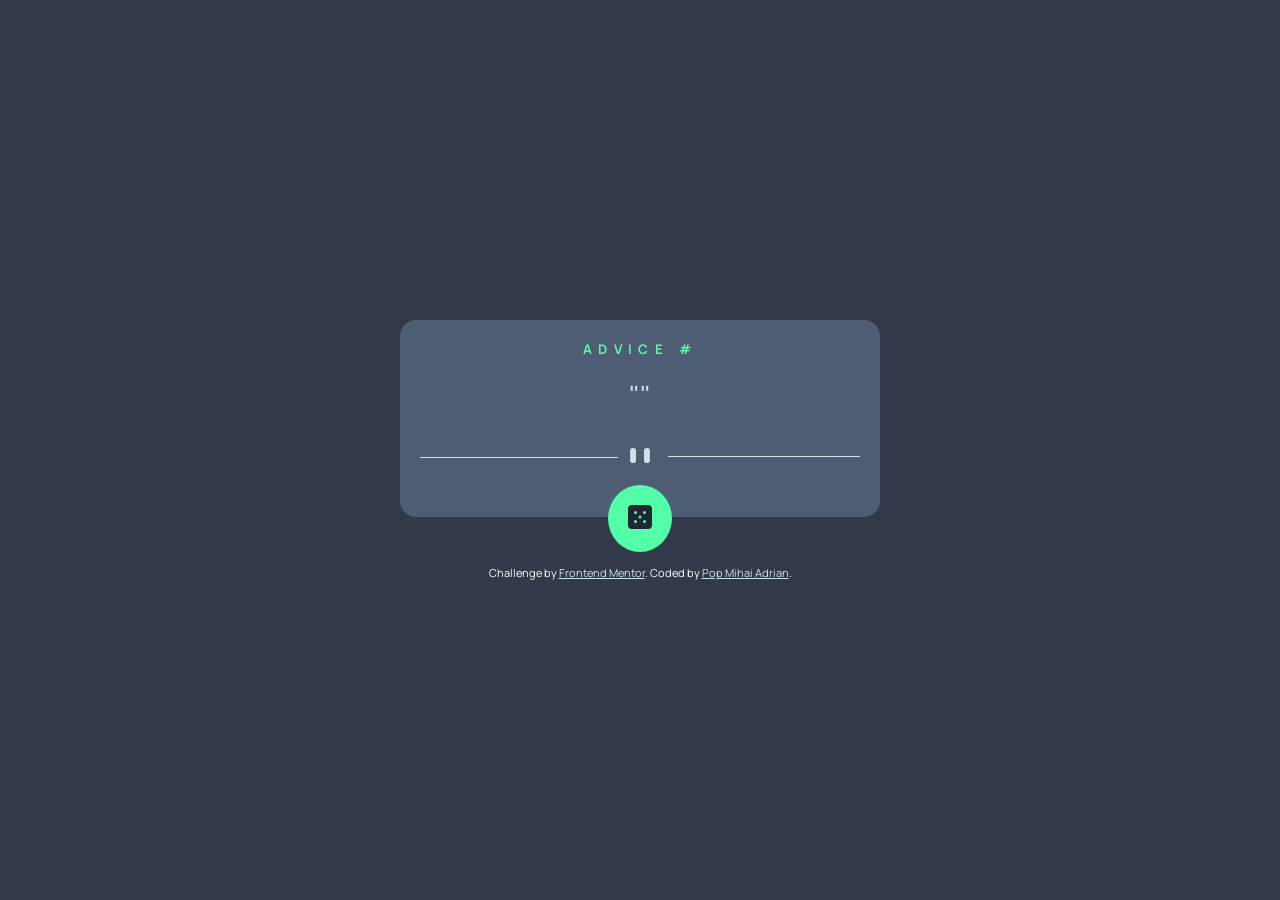
<file: Advice-generator-app/index.html>
<!DOCTYPE html>
<html lang="en">
<head>
  <meta charset="UTF-8">
  <meta name="viewport" content="width=device-width, initial-scale=1.0"> <!-- displays site properly based on user's device -->

  <link rel="icon" type="image/png" sizes="32x32" href="./images/favicon-32x32.png">
  <link rel="stylesheet" href="style.css">
  <title>Frontend Mentor | Advice generator app</title>
</head>
<body>
  <div class="container">
    <h1 id="title">
      Advice #<!-- Advice ID goes here -->
    </h1>
    
    <p id="text">
      "<!-- Advice text goes here -->"
    </p>
    <picture>
      <source media="(min-width: 768px)" srcset="./images/pattern-divider-desktop.svg">
      <img src="./images/pattern-divider-mobile.svg" alt="">
    </picture>

    <div>
      <button onclick="fetchAdvice()"><img src="./images/icon-dice.svg" alt=""></button>
    </div>
  </div>
  

  <div class="attribution">
    Challenge by <a href="https://www.frontendmentor.io?ref=challenge" target="_blank">Frontend Mentor</a>. 
    Coded by <a href="https://www.frontendmentor.io/profile/popmihaiadrianwebdevelopment">Pop Mihai Adrian</a>.
  </div>
  <script src="script.js"></script>
</body>
</html>
</file>
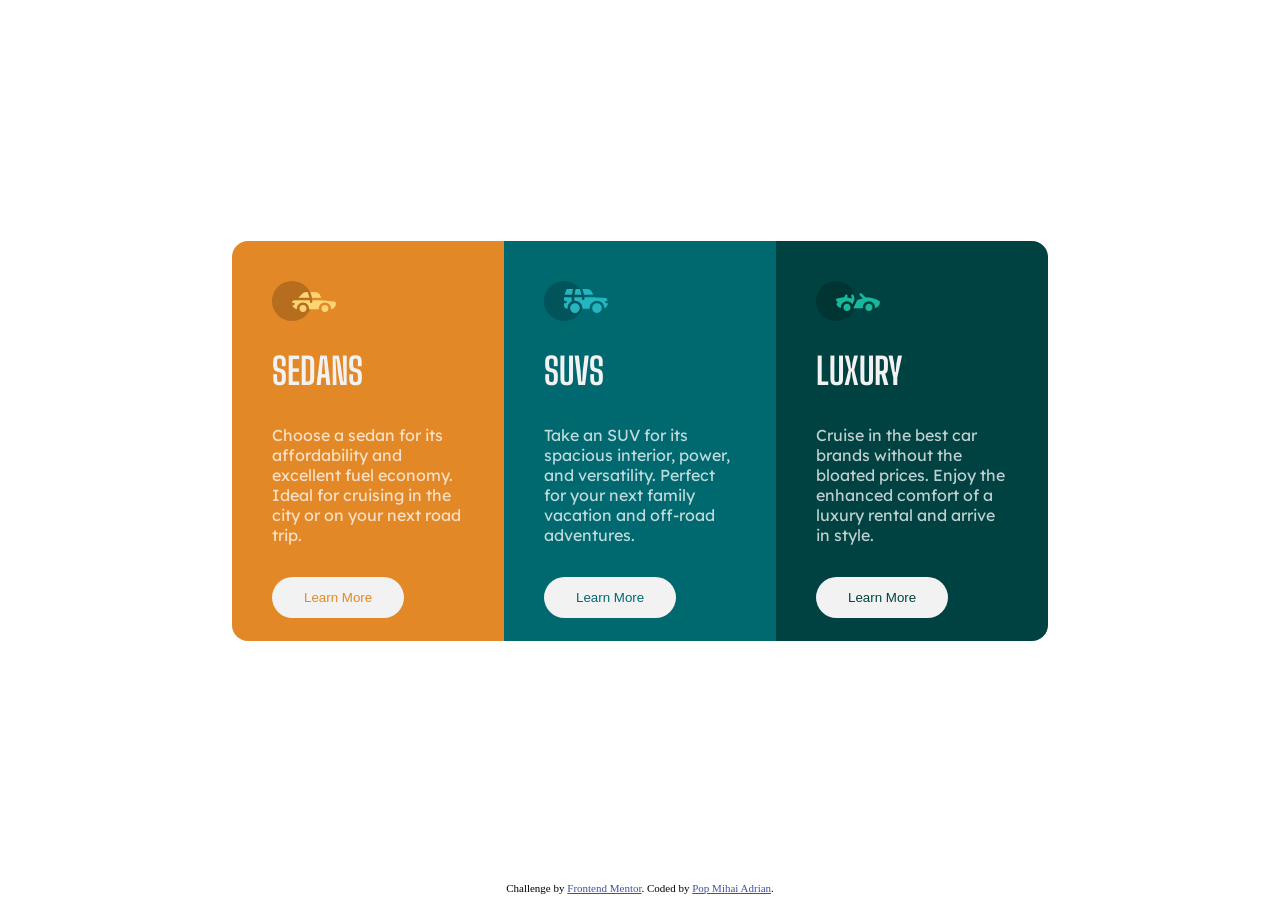
<file: column-preview-card/index.html>
<!DOCTYPE html>
<html lang="en">
<head>
  <meta charset="UTF-8">
  <meta name="viewport" content="width=device-width, initial-scale=1.0"> <!-- displays site properly based on user's device -->
  <link rel="icon" type="image/png" sizes="32x32" href="./images/favicon-32x32.png">
  <link rel="stylesheet" href="./style.css">
  <title>Frontend Mentor | 3-column preview card component</title>
  <style>
    .attribution { font-size: 11px; text-align: center; }
    .attribution a { color: hsl(228, 45%, 44%); }
  </style>
</head>
<body>
  <section class="container">
    <div class="items">
      <div class="item bg-sedans">
        <div class="image">
          <img src="./images/icon-sedans.svg" alt="sedans">
        </div>
        <div class="content">
          <h1>Sedans</h1>
          <p>
            Choose a sedan for its affordability and excellent fuel economy. Ideal for cruising in the city 
            or on your next road trip.          
          </p>
          <button class="btn">Learn More</button>
        </div>
      </div>
    
    <div class="item bg-suv">
      <div class="image">
        <img src="./images/icon-suvs.svg" alt="suvs">
      </div>
      <div class="content">
        <h1>SUVs</h1>
        <p>
          Take an SUV for its spacious interior, power, and versatility. Perfect for your next family vacation 
          and off-road adventures.         
        </p>
        <button class="btn">Learn More</button>
      </div>
    </div>
    <div class="item bg-luxury">
      <div class="image">
        <img src="./images/icon-luxury.svg" alt="luxury">
      </div>
      <div class="content">
        <h1>Luxury</h1>
        <p>
          Cruise in the best car brands without the bloated prices. Enjoy the enhanced comfort of a luxury 
          rental and arrive in style.        
        </p>
        <button class="btn">Learn More</button>
      </div>
    </div>
    
  </div>
  <div class="attribution">
    Challenge by <a href="https://www.frontendmentor.io?ref=challenge" target="_blank">Frontend Mentor</a>. 
    Coded by <a href="https://www.frontendmentor.io/profile/popmihaiadrianwebdevelopment">Pop Mihai Adrian</a>.
  </div>
  </section>
  
</body>
</html>
</file>
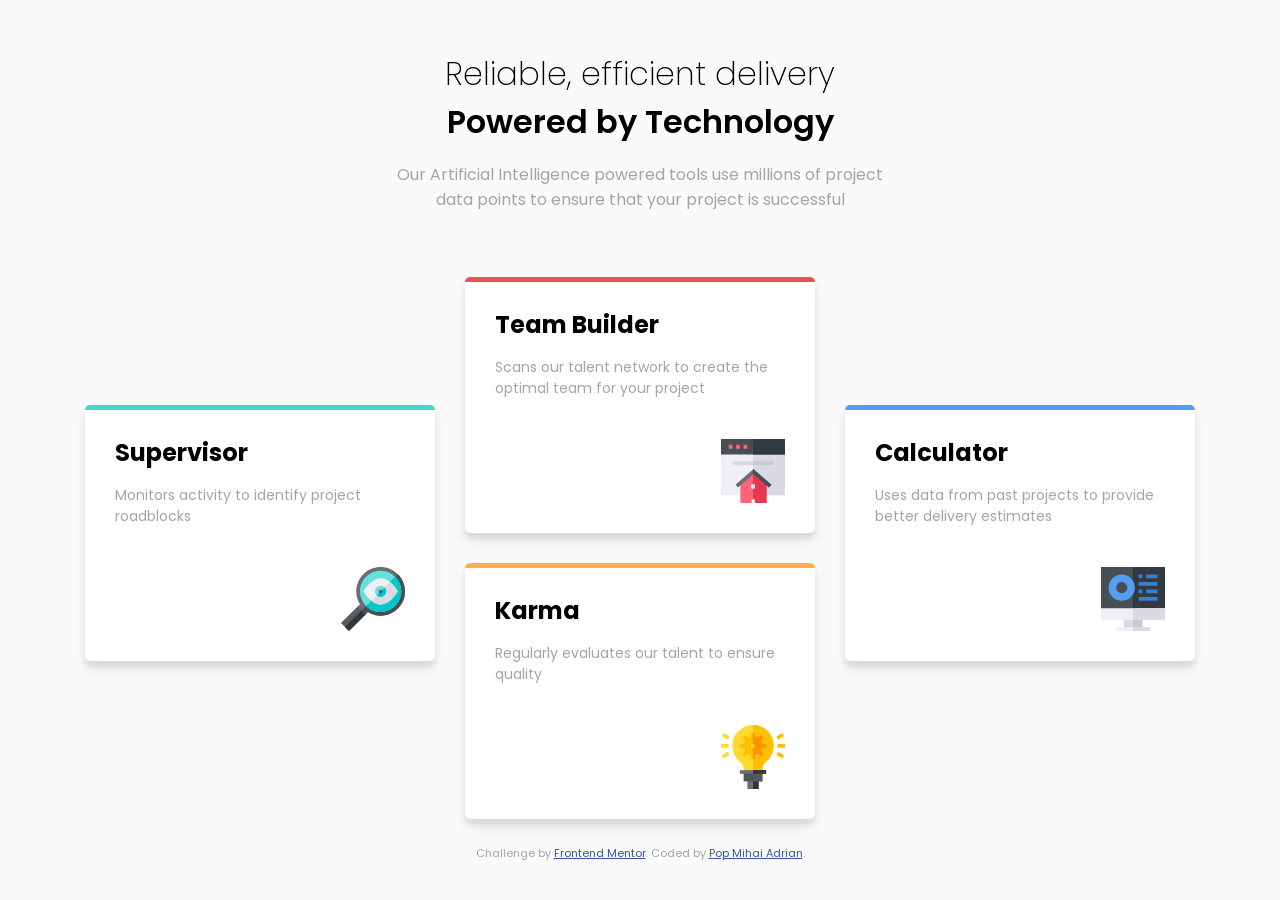
<file: four-card/index.html>
<!DOCTYPE html>
<html lang="en">
<head>
  <meta charset="UTF-8">
  <meta name="viewport" content="width=device-width, initial-scale=1.0"> <!-- displays site properly based on user's device -->

  <link rel="icon" type="image/png" sizes="32x32" href="./images/favicon-32x32.png">
  <link rel="stylesheet" href="style.css">
  <title>Frontend Mentor | Four card feature section</title>
</head>
<body>
  
  <body>
		<header>
			<h1>
				Reliable, efficient delivery
				<span>Powered by Technology</span>
			</h1>
			<p>
				Our Artificial Intelligence powered tools use millions of project data
				points to ensure that your project is successful
			</p>
		</header>

		<div class="container">
			<div class="box box-cyan box-push">
				<h2>Supervisor</h2>
				<p>Monitors activity to identify project roadblocks</p>
				<img src="images/icon-supervisor.svg" alt="supervisor" />
			</div>

			<div class="box box-red">
				<h2>Team Builder</h2>
				<p>
					Scans our talent network to create the optimal team for your project
				</p>
				<img src="images/icon-team-builder.svg" alt="team-builder" />
			</div>

			<div class="box box-blue box-push">
				<h2>Calculator</h2>
				<p>Uses data from past projects to provide better delivery estimates</p>
				<img src="images/icon-calculator.svg" alt="calculator" />
			</div>

			<div class="box box-orange">
				<h2>Karma</h2>
				<p>Regularly evaluates our talent to ensure quality</p>
				<img src="images/icon-karma.svg" alt="karma" />
			</div>
		</div>
	</body>
  <footer>
    <p class="attribution">
      Challenge by <a href="https://www.frontendmentor.io?ref=challenge" target="_blank">Frontend Mentor</a>. 
      Coded by <a href="https://github.com/popmihaiadrianwebdevelopment">Pop Mihai Adrian</a>.
    </p>
  </footer>
</body>
</html>
</file>
<file: Advice-generator-app/style.css>
@import url('https://fonts.googleapis.com/css2?family=Manrope:wght@800&display=swap');

:root {
    --light-cyan: hsl(193, 38%, 86%);
    --neon-green: hsl(150, 100%, 66%);
    --grayish-blue: hsl(217, 19%, 38%);
    --dark-grayish-blue: hsl(217, 19%, 24%);
    --dark-blue: hsl(218, 23%, 16%);
}

* {
    box-sizing: border-box;
    margin: 0;
    padding: 0;
}

img {
    max-width: 100%;
}

p {
    font-size: 1.75rem;
    line-height: 1.5;
}

body {
    font-family: 'Manrope', sans-serif;
    font-size:1rem;
    background: var(--dark-grayish-blue);
    padding: 1.25rem;
    text-align: center;;
    display: flex;
    justify-content: center;
    align-items: center;
    flex-direction: column ;
    height: calc(100vh - .1px);
}

.container {
    background-color: var(--grayish-blue);
    padding: 1.25rem 1.25rem 2rem;
    border-radius: 1rem;
    position: relative;
}

.container h1 {
    color: var(--neon-green);
    text-transform: uppercase;
    letter-spacing: .4rem;
    font-size: .825rem;
    margin-bottom: 1rem;
}

.container p {
    margin-bottom: 2rem;
    color: var(--light-cyan);
}

.container picture img {
    background-color: var(--grayish-blue);
    position: relative;
    margin-bottom: 1rem;
}

.container picture::before {
    content: "";
    width: 40%;
    height: 1px;
    background-color: var(--light-cyan);
    right: 1.25rem;
    bottom: 3.8rem;
    position: absolute;
    display: block;
    z-index: 99;
  }
  
  .container picture::after {
    content: "";
    width: 45%;
    height: 1px;
    background-color: var(--light-cyan);
    left: 0;
    bottom: 1.7rem;
    position: relative;
    display: block;
  }

.container button {
    background-color: var(--neon-green);
    padding: 1.25rem;
    border:none;
    border-radius: 50%;
    transition: background-color 0.3s ease-in-out;
    cursor: pointer;
    position: absolute;
    left: 50%;
    transform: translateX(-50%);
}

.container button:hover {
    background-color: hsl(150, 53%, 44%);
}

.attribution { font-size: 11px; text-align: center; margin-top: 3rem; color:#fff;}
.attribution a { color: var(--light-cyan); }

@media (min-width: 500px) {
    .container {
        max-width:480px;
    }
}
</file>
<file: column-preview-card/style.css>
@import url('https://fonts.googleapis.com/css2?family=Big+Shoulders+Display:wght@700&family=Lexend+Deca&display=swap');
/* font-family: 'Big Shoulders Display', cursive;
font-family: 'Lexend Deca', sans-serif; */
:root {
    --bright-orange: hsl(31, 77%, 52%);
    --dark-cyan: hsl(184, 100%, 22%);
    --very-dark-cyan: hsl(179, 100%, 13%);
    --paragraphs: hsla(0, 0%, 100%, 0.75);
    --background-headings-buttons: hsl(0, 0%, 95%);
}

*{
    margin: 0;
    padding: 0;
    box-sizing: border-box;
}

.items {
    min-height: 98vh;
    display: flex;
    flex-direction: row;
    justify-content: center;
    align-items: center;
    
}

.item {
    background-color: var(--bright-orange);
    min-height: 25rem;
    max-width: 17rem;
    padding: 2.5rem;
    position: relative;
    
}

.item .image {
    margin-bottom: 1.5rem;
}

.item h1 {
    color: var(--background-headings-buttons);
    text-transform: uppercase;
    font-family: 'Big Shoulders Display', cursive;
    font-size:2.3rem;
    font-weight: 700;
    margin-bottom: 2rem;
}

.item p {
    color: var(--paragraphs);
    font-family: 'Lexend Deca', sans-serif;
    font-weight: 400;
    margin-bottom: 2rem;
}

.btn {
    cursor: pointer;
    position: absolute;
    background-color: var(--background-headings-buttons);
    color: var(--bright-orange);
    border: none;
    border-radius: 2rem;
    padding: .8rem 2rem;
}

.btn:hover {
    background-color: transparent;
    color: var(--background-headings-buttons);
    border: 1px solid var(--background-headings-buttons);
    text-decoration: none;
    transition: 0.3s;
}

.bg-sedans {
    border-top-left-radius: 1rem;
    border-bottom-left-radius: 1rem;
}

.bg-suv {
    background-color: var(--dark-cyan);
}

.bg-suv .btn {
    color: var(--dark-cyan);
}

.bg-suv .btn:hover {
    color: var(--background-headings-buttons);
}

.bg-luxury {
    background-color: var(--very-dark-cyan);
    border-bottom-right-radius: 1rem;
    border-top-right-radius: 1rem;
}

.bg-luxury .btn {
    color: var(--very-dark-cyan);
}

.bg-luxury .btn:hover {
    color: var(--background-headings-buttons);
}

@media screen and (max-width: 768px) {
    .items {
        display: flex;
        flex-direction: column;
        padding: 5rem 0;
    }
    .bg-sedans {
        border-top-left-radius: 1rem;
        border-top-right-radius: 1rem;
        border-bottom-left-radius: 0;
    }
    .bg-luxury {
        border-top-right-radius: 0;
        border-bottom-right-radius: 1rem;
        border-bottom-left-radius: 1rem;
    }

}
</file>
<file: four-card/style.css>
@import url('https://fonts.googleapis.com/css?family=Poppins:200,400,600&display=swap');

* {
	box-sizing: border-box;
}

body {
	background-color: hsl(0, 0%, 98%);
	font-family: 'Poppins', sans-serif;
}

header {
	margin: 50px auto;
	max-width: 500px;
	text-align: center;
}

h1 {
	font-weight: 200;
	margin: 0;
}

h1 span {
	font-weight: 600;
}

p {
	color: hsl(229, 6%, 66%);
}

.container {
	display: flex;
	flex-wrap: wrap;
	justify-content: center;
	margin: 0 auto;
	max-width: 1140px;
}

.box {
	background-color: #fff;
	box-shadow: 0 10px 20px rgba(0, 0, 0, 0.05), 0 6px 6px rgba(0, 0, 0, 0.1);
	border-radius: 5px;
	padding: 30px;
	position: relative;
	overflow: hidden;
	margin: 15px;
	width: 350px;
}

.box::after {
	content: '';
	position: absolute;
	top: 0;
	left: 0;
	height: 5px;
	width: 100%;
}

.box-red::after {
	background-color: hsl(0, 78%, 62%);
}

.box-cyan::after {
	background-color: hsl(180, 62%, 55%);
}

.box-orange::after {
	background-color: hsl(34, 97%, 64%);
}

.box-blue::after {
	background-color: hsl(212, 86%, 64%);
}

.box-push {
	transform: translateY(50%);
}

.box h2 {
	margin: 0;
}

.box p {
	font-size: 14px;
	margin: 15px 0 40px;
}

.box img {
	display: block;
	margin-left: auto;
}

footer {
	text-align: center;
}
.attribution { font-size: 11px; text-align: center; }
.attribution a { color: hsl(228, 45%, 44%); }

@media (max-width: 775px) {
	.box-push {
		transform: translateY(0);
	}
}
</file>
